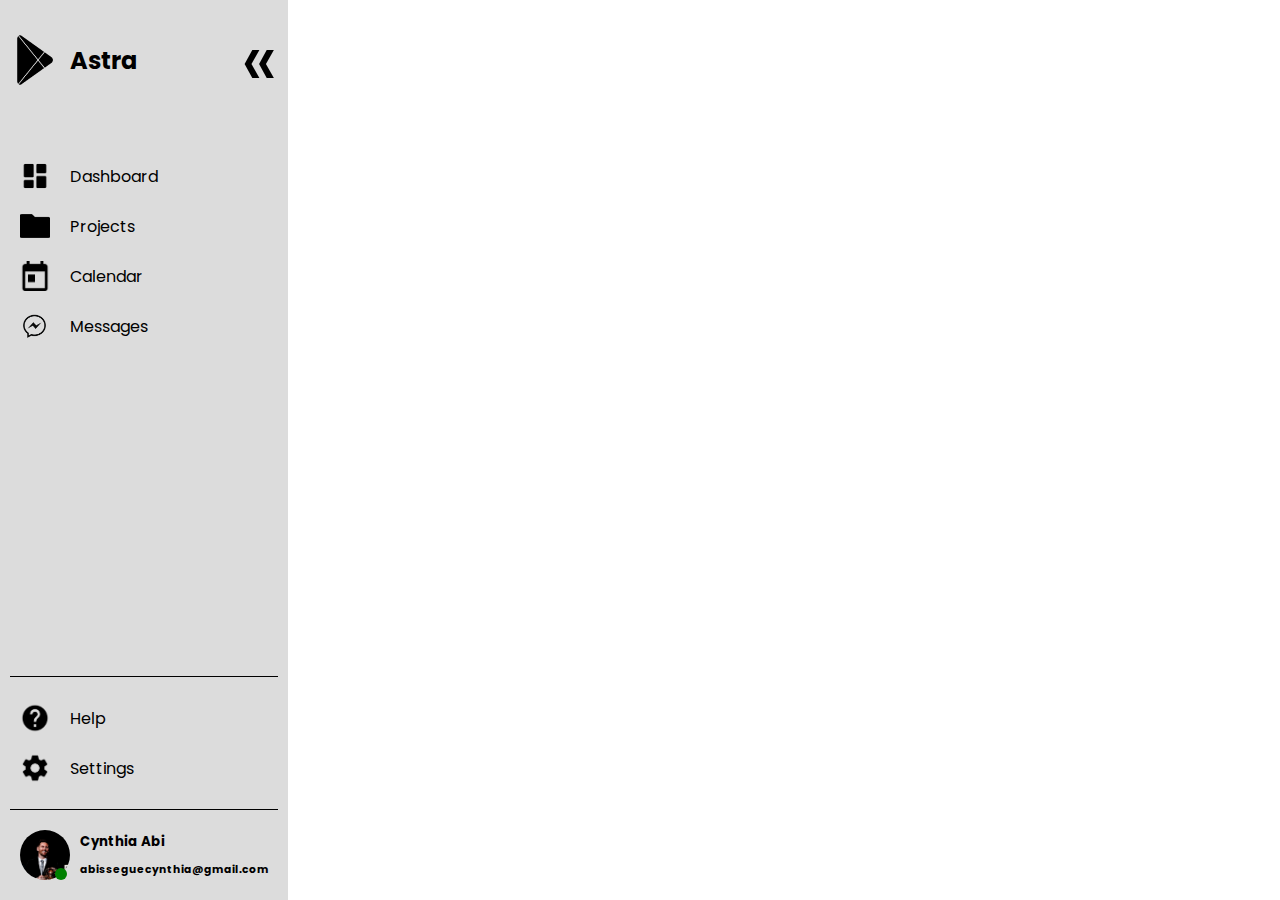
<file: html_css_js_web/resp_side_bar/index.html>
<!DOCTYPE html>
<html lang="en">
<head>
    <meta charset="UTF-8">
    <meta name="viewport" content="width=device-width, initial-scale=1.0">
    <title>learning</title>
    <link rel="stylesheet" href="style.css">
</head>
<body>

    <nav>
        <div class="sidebar-top">
            <div class="logo-appName">
            <img src="images/logo.png" alt="logo">
            <h2 class="hide"> Astra </h2>
            </div>
            <a class="button" href="">&laquo;</a>
        </div>

        <div class="sidebar-links">

            <ul>
                <li class="list-see"> 
                    <a href="#" title="Dashboard">
                     <img class="link-icon"  src="images/dashboard.png" alt="">
                     <span class="link-title hide"> Dashboard </span>
                    </a>
                </li>

                <li>
                    <a href="#" title="Projects">
                        <img class="link-icon"  src="images/folder.png" alt="">
                        <span class="link-title hide"> Projects </span>
                    </a>
                </li>

                <li>
                    <a href="#" title="Calendar">
                        <img class="link-icon"   src="images/calendar.png" alt="">
                        <span class="link-title hide"> Calendar </span>
                    </a>
                </li>

                <li>
                    <a href="#" title="Messages">
                        <img class="link-icon"  src="images/messenger1.png" alt="">
                        <span class="link-title hide"> Messages </span>
                    </a>
                </li>
            </ul>
        </div>

        <div class="sidebar-links sidebar-bottom">

            <ul>
                <li>
                    <a href="#" title="Help">
                        <img class="link-icon"  src="images/help.png" alt="">
                        <span class="link-title hide"> Help </span>
                    </a>
                </li>
                <li>
                    <a href="#" title="Settings">
                        <img class="link-icon"  src="images/settings.png" alt="">
                        <span class="link-title"> Settings </span>
                    </a>
                </li>
            </ul>

        </div>

        <div class="profile">

            <div class="div-images">
            <img src="images/leo.png" alt="">
            <div class="online-status"></div>
            </div>

            <div class="text-profile hide">
                <h5> Cynthia Abi </h5>
                <h6> abisseguecynthia@gmail.com </h6>
            </div>
            
        </div>
    </nav>
    
    <script src="script.js"></script>
</body>
</html>
</file>
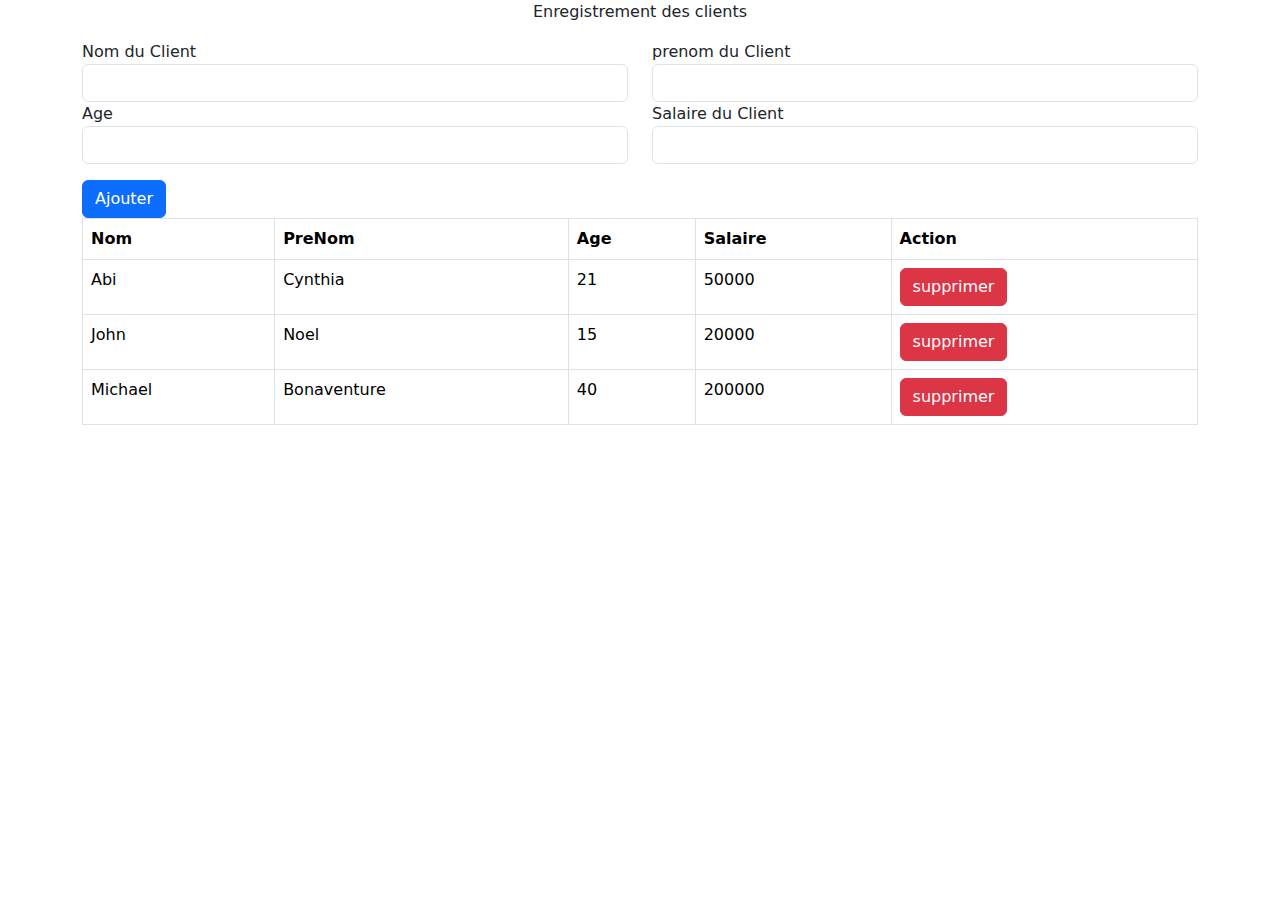
<file: html_css_js_web/web_bootstrap_js/index.html>
<!DOCTYPE html>
<html lang="en">
<head>
    <meta charset="UTF-8">
    <meta name="viewport" content="width=device-width, initial-scale=1.0">
    <title>Document</title>
    <link rel="stylesheet" href="https://cdnjs.cloudflare.com/ajax/libs/bootstrap/5.3.0/css/bootstrap.min.css">
</head>
<body>
    <div class="container">

        <div class="text-center" id="texttt">
            Enregistrement des clients
        </div>

    
        <form action="" autocomplete="off">

            <div class="row mt-3 mb-3">

                <div class="col-sm-12 col-md-6 form-group">
                    <label for="nom"> Nom du Client</label>
                    <input type="text" name="nom" id="nom" class="form-control" >
                </div>

                <div class="col-sm-12 col-md-6 form-group">
                   <label for="prenom"> prenom du Client</label>
                    <input type="text" name="prenom" id="prenom" class="form-control" >
                </div>

                <div class="col-sm-12 col-md-6 form-group">
                    <label for="age"> Age </label>
                    <input type="number" name="age" id="age" class="form-control" >
                </div>

                <div class="col-sm-12 col-md-6 form-group">
                    <label for="salaire"> Salaire du Client</label>
                    <input type="number" name="salaire" id="salaire" class="form-control" >
                </div>

            </div>

            <div class="row">

                <div class="col">
                    <button type="button" class="btn btn-primary" id="ajouter"> Ajouter </button>
                    <button type="button" class="btn btn-dark d-none"> Modifier</button>
                </div>

            </div>


        </form>

        <table id="table" class="table table-bordered" >

            <thead>
                <th> Nom </th>
                <th> PreNom </th>
                <th>  Age </th>
                <th>  Salaire </th>
                <th>  Action </th>
            </thead>
            
            <tbody>
                <!-- <tr>
                    <td> BadJeck </td>
                    <td> Sebastien </td>
                    <td> 32 </td>
                    <td> 53000 </td>
                    <td>
                        <button class="btn btn-danger"> supprimer </button>
                    </td>
                </tr> -->
            </tbody>
        </table>

    </div>
    

   <!--  <script src="script.js"></script> -->
   <script src="script2.js"></script>
</body>
</html>
</file>
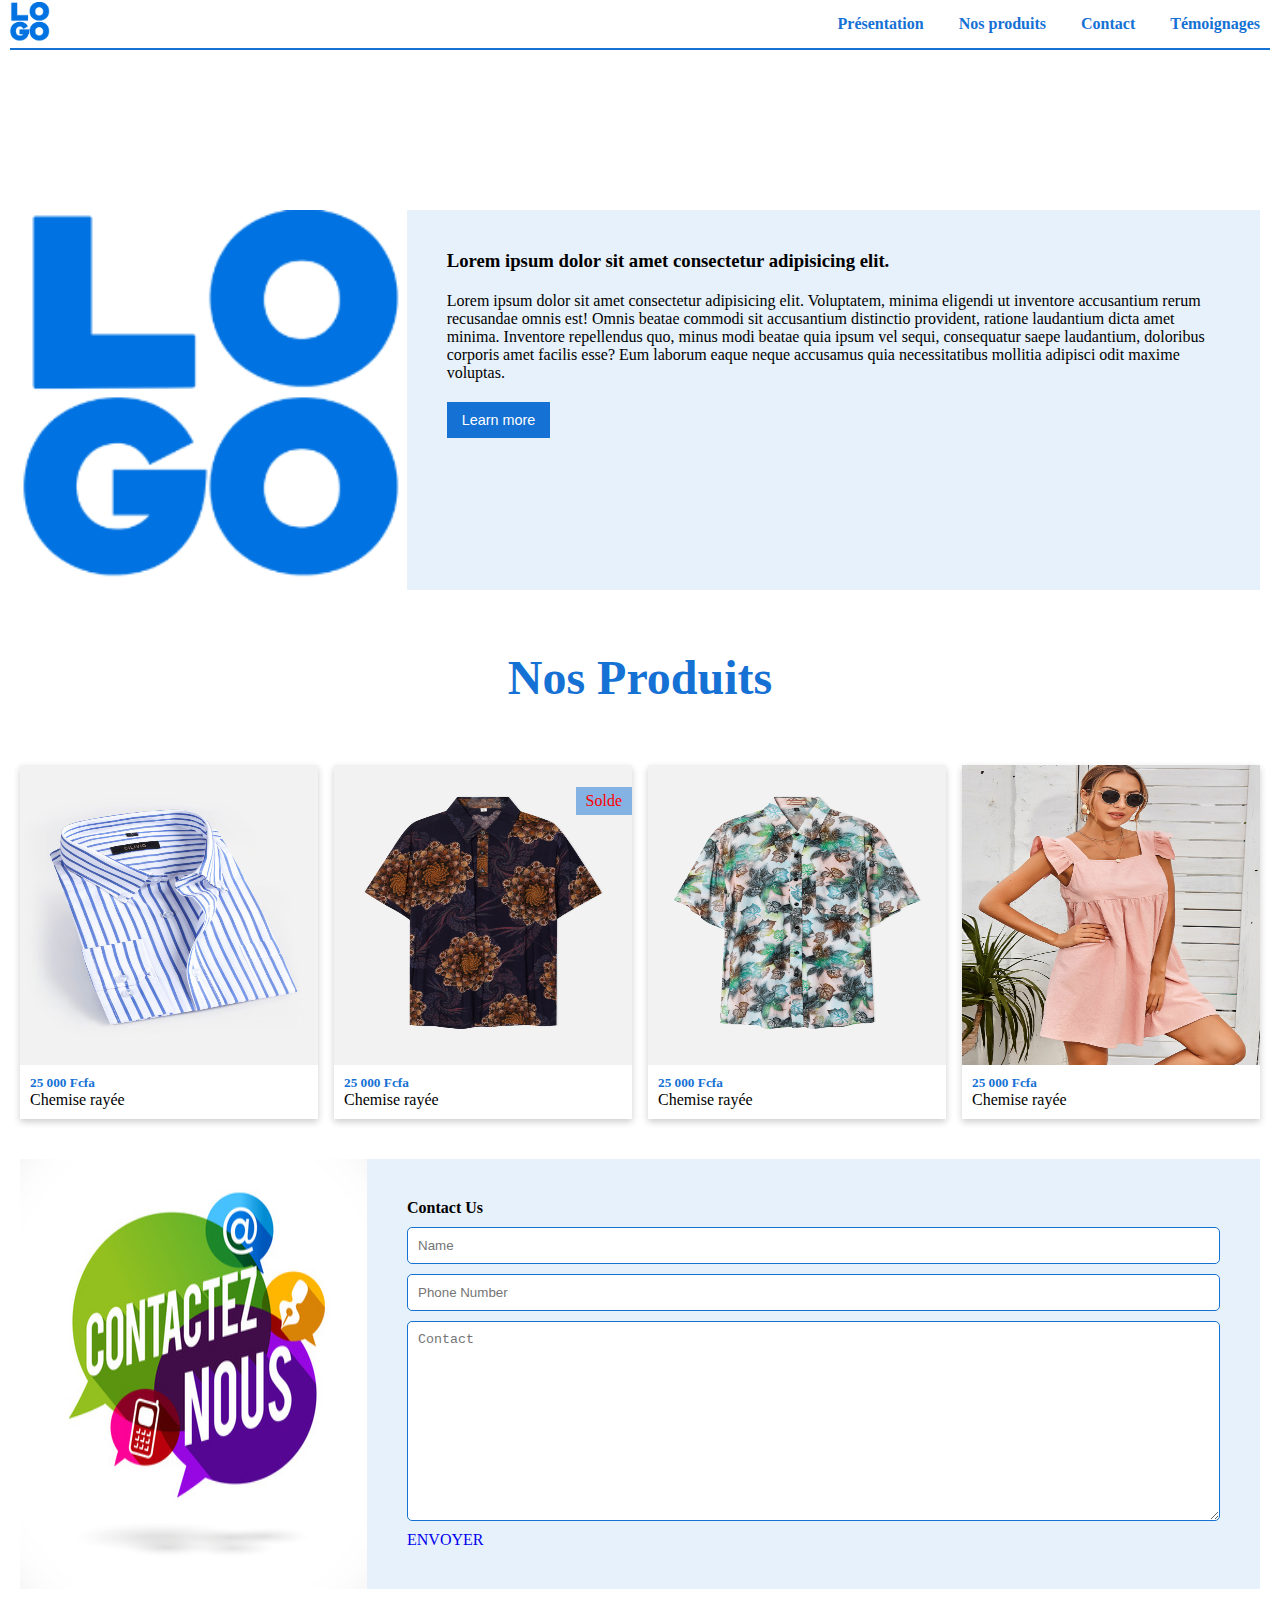
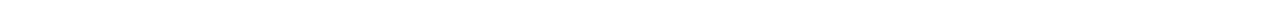
<file: html_css_js_web/website1/index.html>
<!DOCTYPE html>
<html lang="en">
<head>
    <meta charset="UTF-8">
    <meta name="viewport" content="width=device-width, initial-scale=1.0">
    <title>Webpage</title>
    <link rel="stylesheet" href="menu.css">
    <link rel="stylesheet" href="styleweb.css">
</head>
<body>
    <header> 

        <div class="logo"><img src="images/logo.png" alt=""></div>
        <ul class="menu">
            <li><a href="#presentation">Présentation</a></li>
            <li><a href="#produit">Nos produits</a></li>
            <li><a href="#contact">Contact</a></li>
            <li><a href="#temoignage">Témoignages</a></li>
        </ul>
        <div class="menu-bar">
            <div class="bar"></div>
            <div class="bar"></div>
            <div class="bar"></div>
        </div>

    </header>

    
    <main>

        <section class="intro">
            <img class="img2" src="images/logo.png" alt="logo">

            <div class="text">
            <h3>Lorem ipsum dolor sit amet consectetur adipisicing elit.</h3>

            <p>Lorem ipsum dolor sit amet consectetur adipisicing elit. Voluptatem, minima eligendi ut inventore accusantium rerum recusandae omnis est! Omnis beatae commodi sit accusantium distinctio provident, ratione laudantium dicta amet minima.
            Inventore repellendus quo, minus modi beatae quia ipsum vel sequi, consequatur saepe laudantium, doloribus corporis amet facilis esse? Eum laborum eaque neque accusamus quia necessitatibus mollitia adipisci odit maxime voluptas.</p>

            <div>
            <button>Learn more </button>
            </div>

            </div>

        </section>

    <h1 class="headtitle"> Nos Produits</h1>

    <section class="products">

        <div class="card">

            <div class="image">
                <img src="images/chemise1.jpg" alt="">
                <div class="image-info">
                    <p>Casual Spaghetti Strap Button Down Plain Spaghetti Strap Cami Top</p>
                    <div class="action">
                        <a href="#" class="button-acheter">Acheter</a>
                    </div>
                   
                </div>
            </div>

            <div class="description">
                <h5 class="price">25 000 Fcfa</h5>
                <p>Chemise rayée</p>
            </div>
        </div>



        <div class="card">

            <div class="image">
                <img src="images/chemise2.jpg" alt="">

                <div class="image-info">
                    <p>Casual Spaghetti Strap Button Down Plain Spaghetti Strap Cami Top</p>
                    <div class="action">
                        <a href="#" class="button-acheter">Acheter</a>
                    </div>
                </div>
                <div class="solde">
                    <p> Solde</p>
                </div>
            </div>

            <div class="description">
                <h5 class="price">25 000 Fcfa</h5>
                <p>Chemise rayée</p>
            </div>
        </div>



        <div class="card">

            <div class="image">
                <img src="images/chemise3.jpg" alt="">
                <div class="image-info">
                    <p>Casual Spaghetti Strap Button Down Plain Spaghetti Strap Cami Top</p>
                    <div class="action">
                        <a href="#" class="button-acheter">Acheter</a>
                    </div>
                </div>
            </div>

            <div class="description">
                <h5 class="price">25 000 Fcfa</h5>
                <p>Chemise rayée</p>
            </div>
        </div>



        <div class="card">

            <div class="image">
                <img src="images/chemise4.jpg" alt="">
                <div class="image-info">
                    <p>Casual Spaghetti Strap Button Down Plain Spaghetti Strap Cami Top</p>
                    <div class="action">
                        <a href="#" class="button-acheter">Acheter</a>
                    </div>
                </div>
            </div>

            <div class="description">
                <h5 class="price">25 000 Fcfa</h5>
                <p>Chemise rayée</p>
            </div>
        </div>
    </section>
    <section id="contact" class="intro">
                     
        <img src="images/contact.jpeg" alt="">
       
        <div class="text">
            <h4>Contact Us</h4>

           <input type="text" placeholder="Name">
           <input type="text" placeholder="Phone Number">
           <textarea placeholder="Contact"></textarea>

           <a href="#" class="btn-primary">ENVOYER</a>
        </div>
       
    
</section>


</main>

    
    <script src="web.js"> </script>
</body>
</html>
</file>
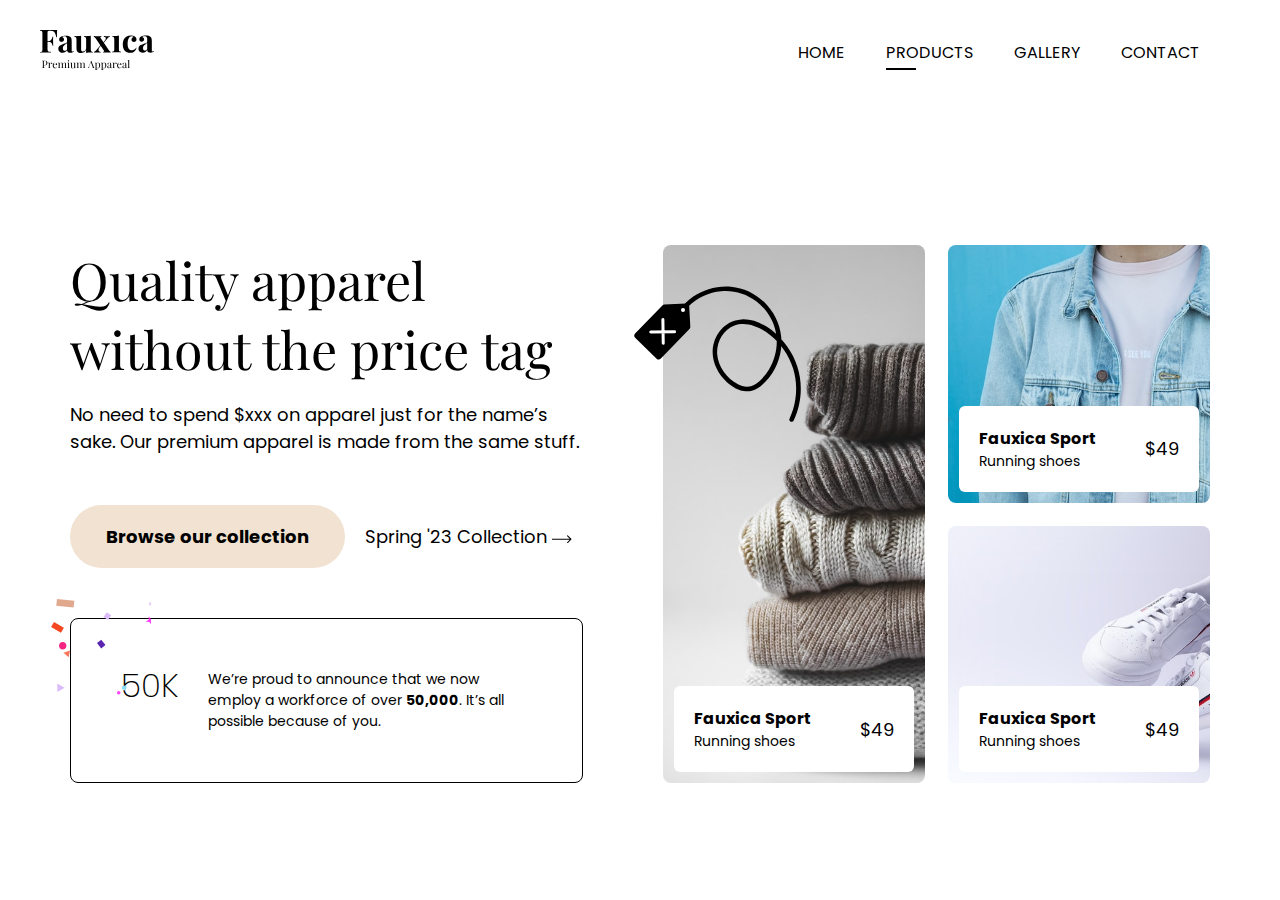
<file: html_css_js_web/website2/index.html>
<!DOCTYPE html>
<html lang="en">
<head>
    <meta charset="UTF-8">
    <meta http-equiv="X-UA-Compatible" content="IE=edge">
    <meta name="viewport" content="width=device-width, initial-scale=1.0">
    <title>Fauxica</title>
    <link rel="preconnect" href="https://fonts.googleapis.com"><link rel="preconnect" href="https://fonts.gstatic.com" crossorigin><link href="https://fonts.googleapis.com/css2?family=Playfair+Display&family=Poppins:wght@200;400;700&display=swap" rel="stylesheet">
    <link rel="stylesheet" href="web.css">
</head>
<body>
    <div class="overlay"></div>
    <div class="wrapper">
        <header>
            <a href="#"><img src="./images/logo.svg" alt="Fauxica Logo"></a>
            
            <nav>
                <ul>
                    <li><a href="#">Home</a></li>
                    <li><a href="#"  class="active">Products</a></li>
                    <li><a href="#">Gallery</a></li>
                    <li><a href="#">Contact</a></li>
                </ul>
            </nav>
        </header>

        <main>
            <div class="left-col">
                <h1>Quality apparel without the price tag</h1>
                <p class="subhead">
                    No need to spend $xxx on apparel just for the name’s 
                    sake. Our premium apparel is made from the same stuff.
                </p>
                <div class="cta-btns">
                    <a href="#" class="primary-cta">Browse our collection</a>
                    
                    <a href="#" class="secondary-cta">
                        <span>Spring '23 Collection</span>
                        <svg viewBox="0 0 19 8" fill="none">
                            <path d="M18.3536 4.35355C18.5488 4.15829 18.5488 3.84171 18.3536 3.64645L15.1716 0.464466C14.9763 0.269204 14.6597 0.269204 14.4645 0.464466C14.2692 0.659728 14.2692 0.976311 14.4645 1.17157L17.2929 4L14.4645 6.82843C14.2692 7.02369 14.2692 7.34027 14.4645 7.53553C14.6597 7.7308 14.9763 7.7308 15.1716 7.53553L18.3536 4.35355ZM0 4.5H18V3.5H0V4.5Z" fill="black"/>
                        </svg> 
                    </a>
                </div>

                <div class="news">
                    <p class="employees">50K</p>
                    <p class="details">
                        We’re proud to announce that we now 
                        employ a workforce of over <strong>50,000</strong>. 
                        It’s all possible because of you.
                    </p>
                </div>
            </div>
            <div class="right-col">
                <div class="card card1">
                    <div class="card-details">
                        <div>
                            <a href="#" class="product-title">Fauxica Sport</a>
                            <p>Running shoes</p>
                        </div>
                        <p class="product-price">$49</p>
                    </div>
                </div>
                <div class="card card2">
                    <div class="card-details">
                        <div>
                            <a href="#" class="product-title">Fauxica Sport</a>
                            <p>Running shoes</p>
                        </div>
                        <p class="product-price">$49</p>
                    </div>
                </div>
                <div class="card card3">
                    <div class="card-details">
                        <div>
                            <a href="#" class="product-title">Fauxica Sport</a>
                            <p>Running shoes</p>
                        </div>
                        <p class="product-price">$49</p>
                    </div>
                </div>
            </div>
        </main>
    </div>


</body>
</html>
</file>
<file: html_css_js_web/resp_side_bar/style.css>
@import url('https://fonts.googleapis.com/css2?family=Poppins&display=swap');

*{
    margin: o;
    padding: 0;
    box-sizing: border-box;
    text-decoration: none;
    list-style-type: none;
    font-family: 'Poppins', sans-serif;
}

nav {

    position: fixed;
    top: 0;
    left: 0;
    height: 100vh;
    display: flex;
    background-color: gainsboro;
    flex-direction: column;
    width: 18rem;
    padding: 10px;
    padding: 0 10px;
    
}

body.collapsed nav {

    width: 80px;
}

body.collapsed .hide {

    opacity: 0;
    position: absolute;
    display: none;
    pointer-events: none;
    transition: all 0.1s ease-in-out;
}

nav .sidebar-top {

    display: flex;
    justify-content: space-between;
    align-items: center;
    margin-bottom: 15px;

}

body.collapsed nav .sidebar-top {

    display: flex;
    flex-direction: column;
    padding: 0px;
    justify-content: center;
}


nav .sidebar-top .logo-appName {

    display: flex;
    align-items: center;
    gap: 10px;
}

nav .sidebar-top .logo-appName img {

    width: 50px;
    height: 50px;
}
.button {

    font-size: 80px;
    color: black;
}

.button {

    transform: rotate(360deg);
}

.sidebar-links ul li a {

    align-items: center;
    padding: 10px;
    display: flex;
    align-items: center;
    gap: 20px;

}

.sidebar-links ul li:hover a{

    background-color: #bdbcbb;
    border-radius: 4px;
    border: none;
    padding: 10px;
}

.sidebar-links ul li:hover a, .sidebar-links .active {

    width: 100%;
    text-decoration: none;
    background-color: #bdbcbb;
    transition: all 100ms ease-in;
    border-radius: 10px;
    color: black;
}

.sidebar-links .active {

    color: white;
}
.sidebar-links .link-icon {

    width: 30px;
    height: 30px;
}

.sidebar-links .link-title {

    color: black;
}

nav .sidebar-bottom {
    margin-top: auto;
    border-top: 1px solid black;
    border-bottom: 1px solid black;
}

nav .profile {

    display: flex;
    align-items: center;
    justify-content: center;
    margin-top: 10px;
    gap: 10px;
    margin: 20px 0;
   
}

div .profile .div-images {

    position: relative;

}

nav .profile .div-images :nth-child(1){
    display: block;
    width: 50px ;
    height: 50px;
    border-radius: 50%;
    object-fit: cover;
    object-position: top;
    cursor: pointer;

}

nav .profile .div-images :nth-child(1):hover {

    transform: scale(1.05);
    transition: all 0.2 ease;
    

}



nav .profile .div-images .online-status {

    position: absolute;
    width: 12px;
    height: 12px;
    border-radius: 50%;
    background-color: green;
    bottom: 20px;
    left: 55px;
}

nav .profile .text-profile {

    display: flex;
    flex-direction: column;
    justify-content: center;
    gap: 10px;

}

nav .profile .text-profile h5{

    margin: 0;
    padding: 0;
    border: 0;
}

nav .profile .text-profile h6 {

    margin: 0;
    padding: 0;
    border: 0;
}
</file>
<file: html_css_js_web/website1/menu.css>
*{
    margin: 0;
    padding: 0;
    text-decoration: none;
    box-sizing: border-box;
    list-style-type: none;
}
body{

    margin-top: 190px;
    min-height: 1000px;
}
header {

    position: fixed;
    z-index: 1000;
    background-color: white;
    top:0;
    left: 0;
    right: 0;
    margin: 0 10px;
    display: flex;
    justify-content: space-between;
    height: 50px;
    align-items: center;
    border-bottom: 2px solid rgb(22, 113, 212);

}

header .logo img {
    width: 40px;
}


header .menu {

    display: flex;
    gap: 15px;

}

header .menu li a {
    color:rgb(22, 113, 212);
    display: inline-block;
    font-weight: 700;
    padding: 7px 10px;
    transition: all ease-in-out .3s;
}

header .menu li:hover a {
    color: rgb(75, 71, 71);
    color: white;
    background-color: rgb(22, 113, 212);
}

header .menu-bar {
    display: none;
}

header .menu-bar .bar {
    width: 25px;
    height: 3px;
    margin: 3px;
    background-color: rgb(22, 113, 212);
    transition: all 0.3s ease-in-out;
}



@media(max-width:40rem){  /* responsive design from 0-40rem width */

   
    header .menu  {
        position: fixed;
        left:-100%;
        top:60px;
        width: 100%;
        flex-direction: column;
        background-color: white;
        transition: all ease-in-out .3s;
        margin: none;
    }

    header .menu.active {
        left: 0;
    }
    header .menu li a {
        display: inline-block;
        cursor: pointer;
    }

    header .menu-bar{
        display: inline-block;
        cursor: pointer;
    }
    .menu-bar.active .bar:nth-child(1) {
        transform: translateY(6px) rotate(45deg);
    }
    
    .menu-bar.active .bar:nth-child(2) {
        opacity: 0
    }
    
    .menu-bar.active .bar:nth-child(3) {
        transform: translateY(-6px) rotate(-45deg);
    }

}
</file>
<file: html_css_js_web/website1/styleweb.css>
*{
    margin: 0;
    padding: 0;
    text-decoration: none;
    box-sizing: border-box;
    list-style-type: none;
}

main {
    
    max-width: 1300px;
    margin: 0 auto;
      
}

main section {
    display: flex;
    padding: 20px;
} 

main .intro .img2 {
    object-fit: cover;
    flex: 1;
    display: block;
}

main .intro .text {
    flex: 2;
    background-color:  rgba(22, 113, 212, .1);
    padding: 40px;
}

.text p{
    padding: 20px 0;
}

button {

    color: white;
    font-size: 0.9rem;
    background-color: rgba(22, 113, 212, 1);
    padding: 10px 15px;
    border: none;

}

button:hover {

    color: rgba(22, 113, 212, 1);
    font-size: 0.9rem;
    background-color: white;
    border: 1px solid rgba(22, 113, 212, 1);
    transform: scale(1.1px);
    transition: all .2s ease-in;
    padding: 10px 15px
}

h1 {

    margin: 40px 0;
    font-size: 3rem;
    color: rgba(22, 113, 212, 1);
    display: flex;
    justify-content: center;
}

main .products {

    display: flex;
    flex-wrap: wrap;
    gap: 1rem;
   
}

.card {
    box-shadow: 0 3px 7px 0 rgba(0, 0, 0, .2);
    min-width: 250px;
    flex: 1;
}

.card .image {
    position: relative;
    height: 300px;
    overflow: hidden;
    width: 100%;

}

.card .image img {

    width: 100%;
    height: 100%;
}
.card .image:hover img{

    transform: scale(1.1);
    transition: all 0.3s ease-in-out;
}


.card .image-info {

    position: absolute;
    font-size: .8rem;
    bottom: -300px;
    background-color: rgba(22, 113, 212, .5);
    padding: 10px;
    width: 100%;
    

}

.card .image:hover .image-info {
    bottom:0;
    transition: all 0.3s;
}
.image .image-info .action {

    width: 100%;
    text-align: end;
    margin-bottom: 10px;
}

.button-acheter {

    color: white;
    font-size: 0.9rem;
    background-color: rgba(22, 113, 212, 1);
    padding: 10px 15px;
    right: 190px;
    transition: all .2s ease-in;

}

.button-acheter:hover {

    color: rgba(22, 113, 212, 1);
    font-size: 0.9rem;
    background-color: white;
    border: 1px solid rgba(22, 113, 212, 1);
    transform: scale(1.1px);
    padding: 10px 15px

}

.card .description {
    padding: 10px;
}
h5.price {
    font-weight: 700;
    color:rgb(22, 113, 212);
}

.solde {

    position: absolute;
    bottom: 250px;
    right: 0;

}

.solde p {

    color: red;
    background-color: rgba(22, 113, 212, .5);
    padding: 5px 10px;
}

input, textarea {
    display: block;
    width: 100%;
    padding: 10px;
    margin: 10px 0;
    border: 1px solid rgba(22, 113, 212,1);
    border-radius: 5px;
}
textarea {
    height: 200px;
}

@media(max-width:40rem){
    main .intro{
        flex-direction: column;
    }

    main .intro img{
        width: 100%;
     }
}
</file>
<file: html_css_js_web/website2/web.css>
html {
    font-size: 62.5%;
}

body {
    margin: 0;
    font-family: 'Poppins';
}

.wrapper {

    max-width: 1200px;
    margin: 0 auto;
}

/* Navbar */

header {

    display: flex;
    justify-content: space-between;
    align-items: center;

}

nav {

    margin: 4em;
}

nav ul {
    
    list-style-type: none;
    display: flex;
    gap: 4.1rem;
    margin: 0;
}

nav ul li a {
    text-decoration: none;
    color: black;
    text-transform: uppercase;
    font-size: 1.6rem;
    position: relative;
}

nav ul li a.active::before {
    position: absolute;
    content: "";
    width: 35%;
    height: 1px;
    border-bottom: 2px solid black;
    bottom: -6px;
}
/* Microinteractions */

nav ul li a:hover::before {
    width: 35%;
}

nav ul li a::before {
    position: absolute;
    content: "";
    width: 0%;
    height: 1px;
    border-bottom: 2px solid rgb(122, 122, 122);
    bottom: -6px;
    transition: width .3s;
}

/* Hero Section */

main {
    display: flex;
    gap: 8em;
	padding:3rem;
    margin-top: 11em;
}

.left-col {
    width: 45%;
}
.right-col {
    flex-grow: 1;
}

h1 {
    font-size: 5.2rem;
    font-family: 'Playfair Display';
    font-weight: normal;
    margin: 0;
}

.subhead {
    font-size: 1.8rem;
}

.cta-btns {
    margin: 5em 0;
}

.cta-btns, .secondary-cta {
    display: flex;
    gap: 2em;
}

.primary-cta {
    background-color: #F1E2D1;
    font-size: 1.8rem;
    font-weight: bold;
    color: black;
    text-decoration: none;
    border-radius: 1.9em;
    padding: 1em 2em;
}

.secondary-cta {
    font-size: 1.8rem;
    text-decoration: none;
    color: black;
    display: block;
    padding: 1em 0;
}

.secondary-cta svg {
    width: 20px;
    transition: transform .3s;
}

.news {
    display: flex;
    gap: 3em;
    padding: 5em;
    border: 1px solid black;
    border-radius: .8em;
    position: relative;
}

.news::before {
    position: absolute;
    content: "";
    background: url('./images/confetti.svg');
    width: 100px;
    height: 100px;
    top: -20px;
    left: -20px;
    z-index: 2;
}

p.employees {
    font-size: 3.3rem;
    margin: 0;
    font-weight: 200;
    line-height: 100%;
}

p.details {
    font-size: 1.4rem;
    margin: 0;
}

/* Right column gallery */

.right-col {
    display: grid;
    gap: 2.3em;
    grid-template-columns: repeat(2,auto);
    grid-template-areas:
        "left ."
        "left .";
}

.card {
    border-radius: .8em;
    padding: 1.1em;
    display: flex;
    align-items: end;
    background-size: 150%;
    transition: background-size 800ms;
}

.card1 {
    grid-area: left;
    background-image: url('./images/clothing1.jpg');
    position: relative;
}

.card1::before {
    position: absolute;
    content: "";
    background: url('./images/tag.svg') no-repeat;
    width: 100%;
    height: 100%;
    top: 20px;
    left: -30px;
  
}
.card2 {
    background-image: url('./images/clothing2.jpg');
}
.card3 {
    background-image: url('./images/clothing3.jpg');
}

.card-details {
    background: white;
    border-radius: .6em;
    padding: 2em;
    width: 100%;
    display: flex;
    align-items: center;
    justify-content: space-between;
    transition: transform 800ms;
}

.card-details a {
    color: black;
    text-decoration: none;
    font-size: 1.6rem;
    font-weight: bold;
}
.card-details p {
    font-size: 1.4rem;
    margin: 0;
}
p.product-price {
    font-size: 1.8rem;
}



.primary-cta:hover {
    background: #E2D1BD;
}

.secondary-cta:hover svg {
    transform: translateX(10px);
}

.secondary-cta:hover {
    text-decoration: underline;
}

.card:hover {
    background-size: 160%;
}

.card:hover .card-details {
    transform: translateY(-20px);
}

@media(max-width:800px) {
	
    main {
    display: flex;
    flex-direction: column;
    gap: 5em;
    padding:5rem;
    margin-top: 5em;
    }

    .left-col {
    width: 100%;
    }


    header .nav-menu {

        display: flex;
        flex-direction: column;
        position: fixed;
        left: -100%;
        width: 100%;
        transition: all ease-in-out .3s;
    }

    header .nav-menu.active {

        left: 0;
    }

    header .nav-menu li a::before {
        position: absolute;
        content: '';
        width: 0;
        background-color: black;
        bottom: -5px;
        height: 2px;
        transition:  .3s ease-in-out;
    }

    header .nav-menu li:hover a::before {

        width: 50%;
    }

    header .hamburger-icon {

        display: inline-block;
        cursor: pointer;

    }

    header .hamburger-icon.active .bar:nth-child(1) {

        transform: translateY(6px) rotate(45deg);
    }

    header .hamburger-icon.active .bar:nth-child(2) {

        opacity: 0;
    }

    header .hamburger-icon.active .bar:nth-child(3) {

        transform: translateY(-6px) rotate(-45deg);
    }

}
</file>
